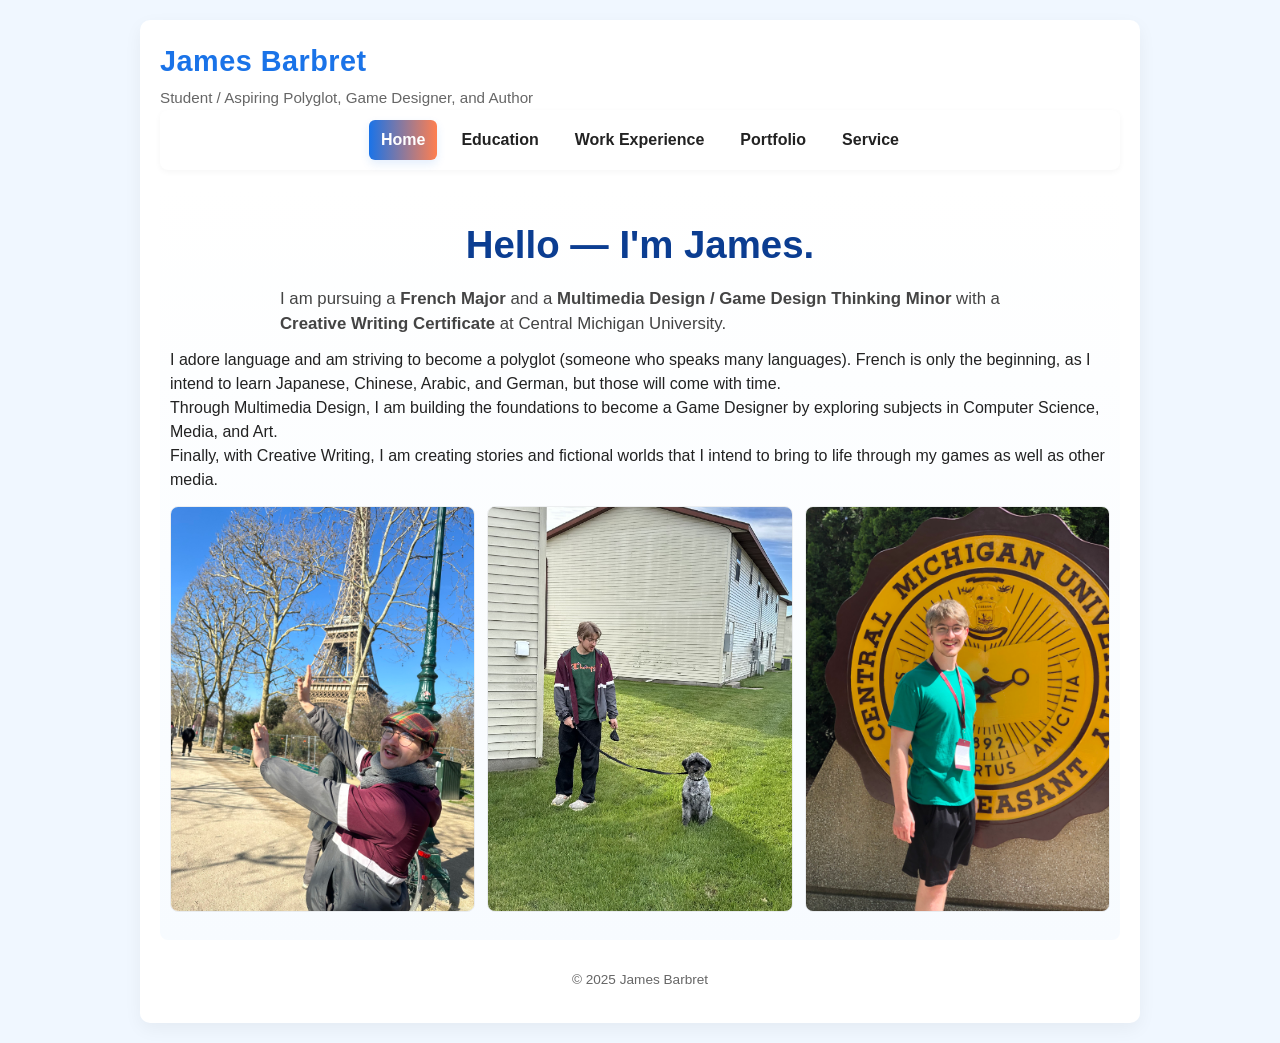
<file: index.html>
﻿<!DOCTYPE html>
<html lang="en">
<head>
  <meta charset="utf-8" />
  <title>James Barbret - Home</title>

  <!-- Link to external stylesheet (required on every page) -->
  <link rel="stylesheet" href="styles.css">

  <!-- Embedded CSS for this main page  -->
  <style>
    body { background-color: #f0f7ff; } /* slight color difference */
    .intro {
      text-align: left;
      padding: 28px 10px;
      border-radius: 8px;
      background: linear-gradient(180deg,#ffffff,#f7fbff);
    }
    .intro h1 { font-size: 2.4rem; color: #0b3d91; }
    .intro p.lead { max-width: 720px; margin: 12px auto; color: #444; }
  </style>
</head>
<body>
  <div class="container">
    <!-- Navigation (same on every page) -->
    <header>
      <div id="site-title">James Barbret</div>
      <div id="page-subtitle"> Student / Aspiring Polyglot, Game Designer, and Author</div>
      
        <nav class="navbar">
  <a href="index.html" class="active">Home</a>
  <a href="education.html">Education</a>
  <a href="work.html">Work Experience</a>
  <a href="portfolio.html">Portfolio</a>
  <a href="service.html">Service</a>
 <!-- <a href="hobbies.html">Hobbies</a> -->
</nav>
    </header>

    <section class="intro">
      <h1 style="text-align: center;">Hello — I'm James.</h1>
      <p class="lead">I am pursuing a <strong>French Major</strong> and a <strong>Multimedia Design / Game Design Thinking Minor</strong> with a <strong>Creative Writing Certificate</strong> at Central Michigan University.</p> 
      <p>I adore language and am striving to become a polyglot (someone who speaks many languages). French is only the beginning, as I intend to learn 
      Japanese, Chinese, Arabic, and German, but those will come with time.</p>
      <p>Through Multimedia Design, I am building the foundations to become a Game Designer by exploring subjects in Computer Science, Media, and Art.</p>
      <p>Finally, with Creative Writing, I am creating stories and fictional worlds that I intend to bring to life through my games as well as other media.</p>

      <!-- Image grid: 10-image requirement -->
      <div class="image-grid">
        <img src="images/FranceJames.jpg" alt="James posing in front of the Eiffel Tower in France">
        <img src="images/James&Athena.jpg" alt="James walking his (roommate's) dog">
        <img src="images/JamesSeal.jpg" alt="James standing in front of the CMU seal">
      </div>
    </section>

    <footer id="site-footer">© 2025 James Barbret</footer>
  </div>
</body>
</html>
</file>
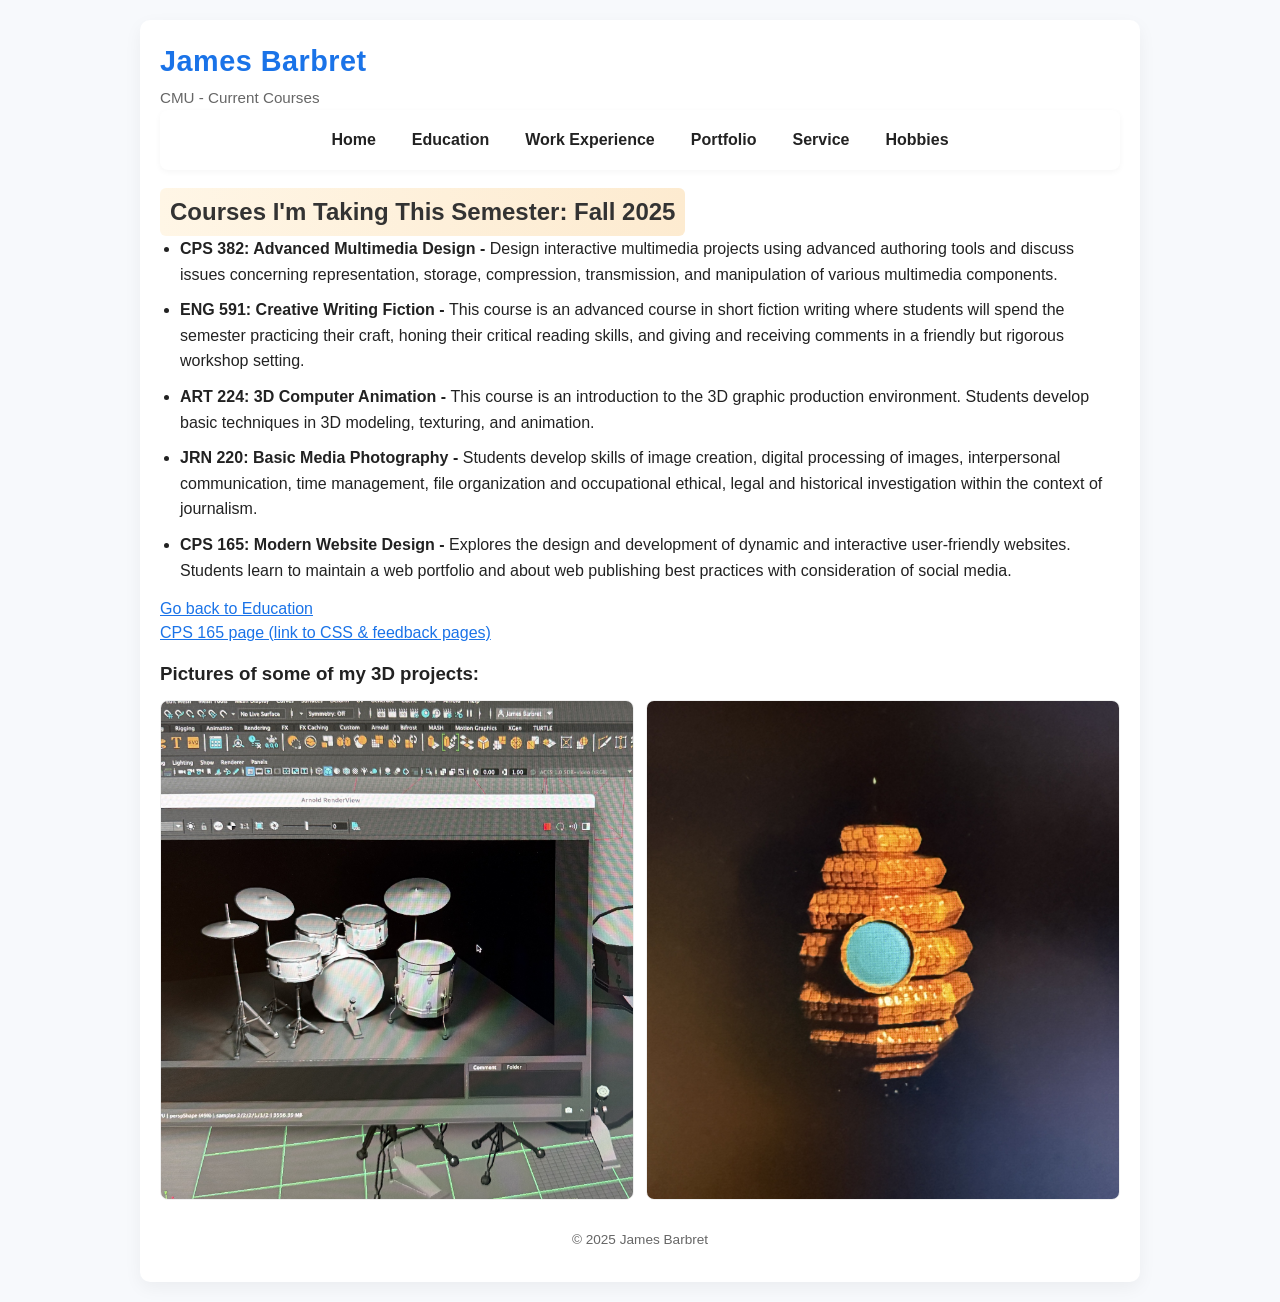
<file: edu_cmu.html>
<!DOCTYPE html>
<html lang="en">
<head>
  <meta charset="utf-8" />
  <title>CMU Courses - James Barbret</title>
  <link rel="stylesheet" href="styles.css">
</head>
<body>
  <div class="container">
    <div id="site-title">James Barbret</div>
    <div id="page-subtitle">CMU - Current Courses</div>

    <nav class="navbar">
  <a href="index.html">Home</a>
  <a href="education.html">Education</a>
  <a href="work.html">Work Experience</a>
  <a href="portfolio.html">Portfolio</a>
  <a href="service.html">Service</a>
  <a href="hobbies.html">Hobbies</a>
</nav>

    <section>
      <h2 class="highlight">Courses I'm Taking This Semester: Fall 2025</h2>

      <ul class="info-list">
          <li style="font-weight:600;">CPS 382: Advanced Multimedia Design - <span style="font-weight:400;">Design interactive multimedia projects using advanced authoring tools and discuss issues concerning representation, storage, compression, transmission, and manipulation of various multimedia components.</span></li>
          <li style="font-weight:600;">ENG 591: Creative Writing Fiction - <span style="font-weight:400;">This course is an advanced course in short fiction writing where students will spend the semester practicing their craft, honing their critical reading skills, and giving and receiving comments in a friendly but rigorous workshop setting.</span></li>
          <li style="font-weight:600;">ART 224: 3D Computer Animation - <span style="font-weight:400;">This course is an introduction to the 3D graphic production environment. Students develop basic techniques in 3D modeling, texturing, and animation.</span></li>
          <li style="font-weight:600;">JRN 220: Basic Media Photography - <span style="font-weight:400;">Students develop skills of image creation, digital processing of images, interpersonal communication, time management, file organization and occupational ethical, legal and historical investigation within the context of journalism.</span></li>
          <li style="font-weight:600;">CPS 165: Modern Website Design - <span style="font-weight:400;">Explores the design and development of dynamic and interactive user-friendly websites. Students learn to maintain a web portfolio and about web publishing best practices with consideration of social media.</span></li>
      </ul>

      <div class="sub-links">
          <a href="education.html">Go back to Education</a><br />
          <a style="margin-bottom: 15px;" href="cps165.html">CPS 165 page (link to CSS & feedback pages)</a>
      </div>

      <h3>Pictures of some of my 3D projects:</h3>

      <div class="image-grid" style="margin-top:12px;">
          <img src="images/ModeledDrums.jpg" alt="3D modeled drumset">
          <img src="images/RocketHive.jpg" alt="3D modeled and textured bee hive rocketship">
      </div>
    </section>

    <footer id="site-footer">© 2025 James Barbret</footer>
  </div>
</body>
</html>
</file>
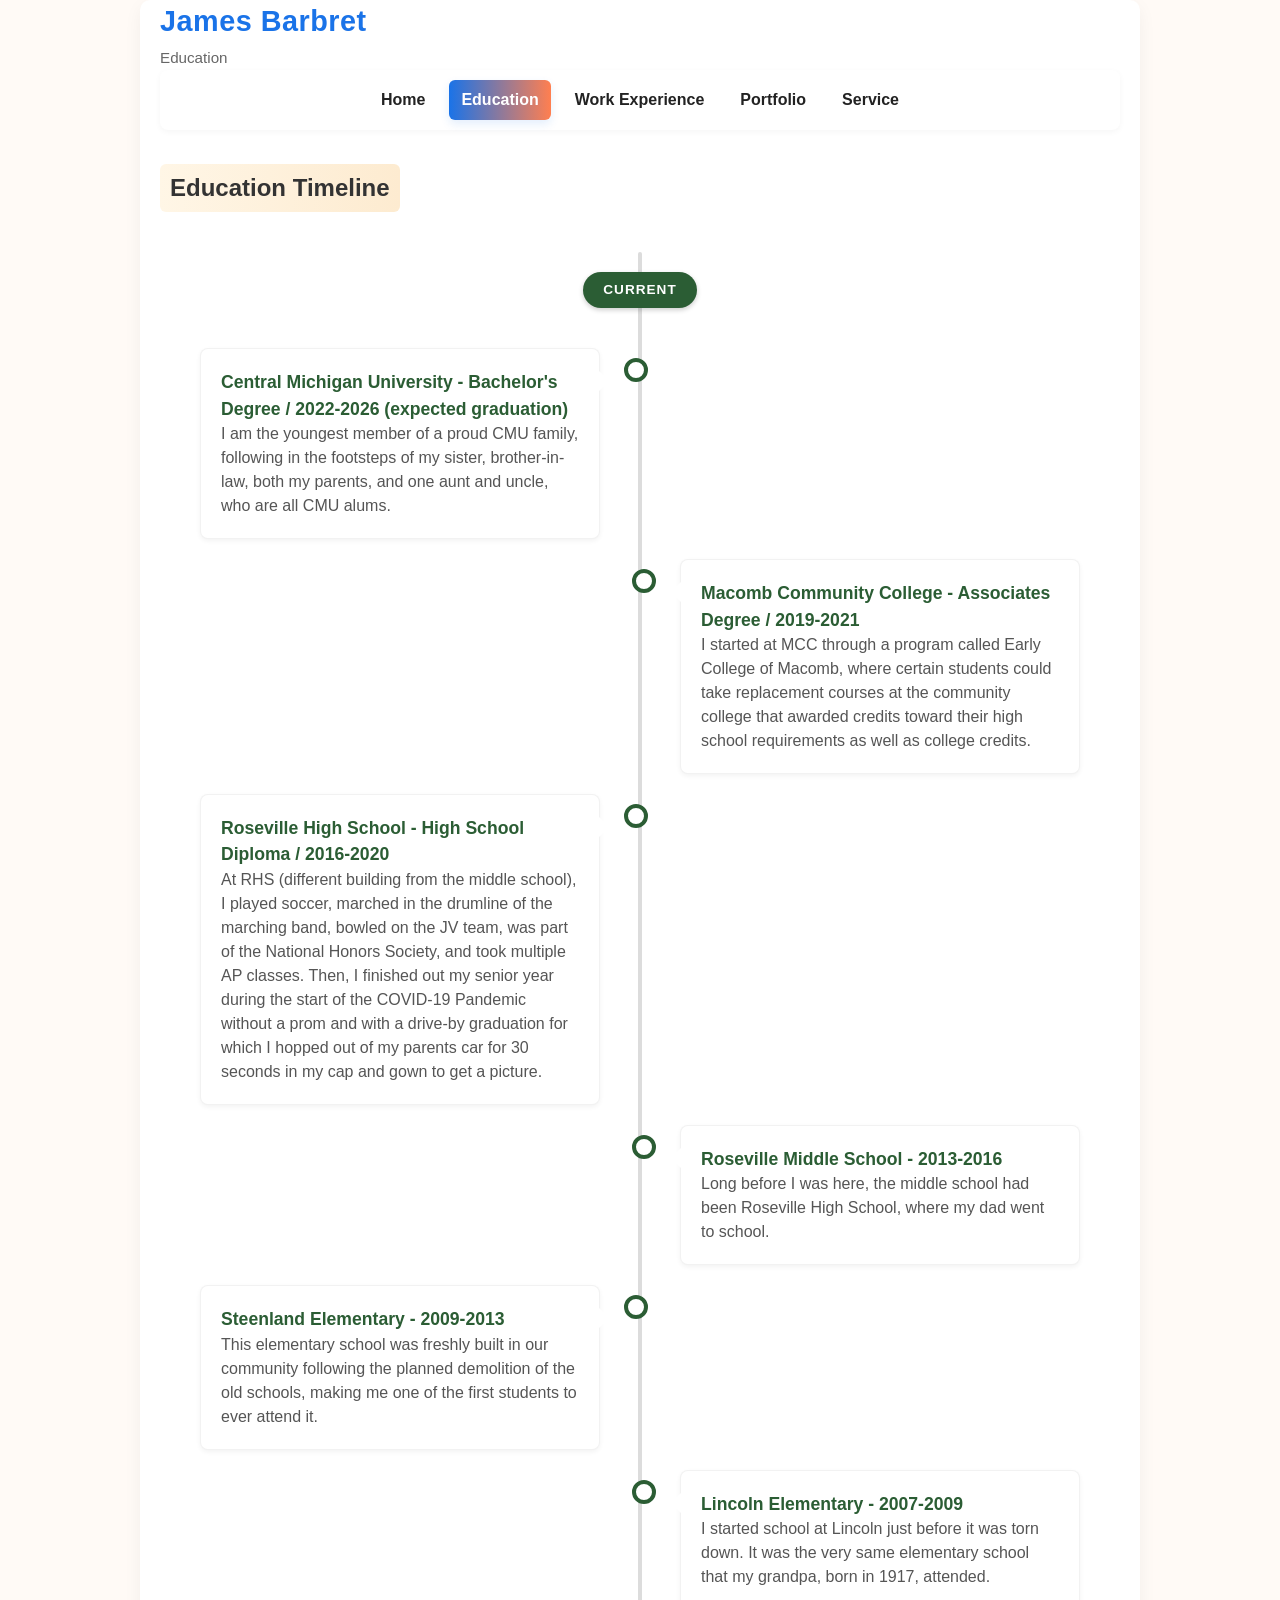
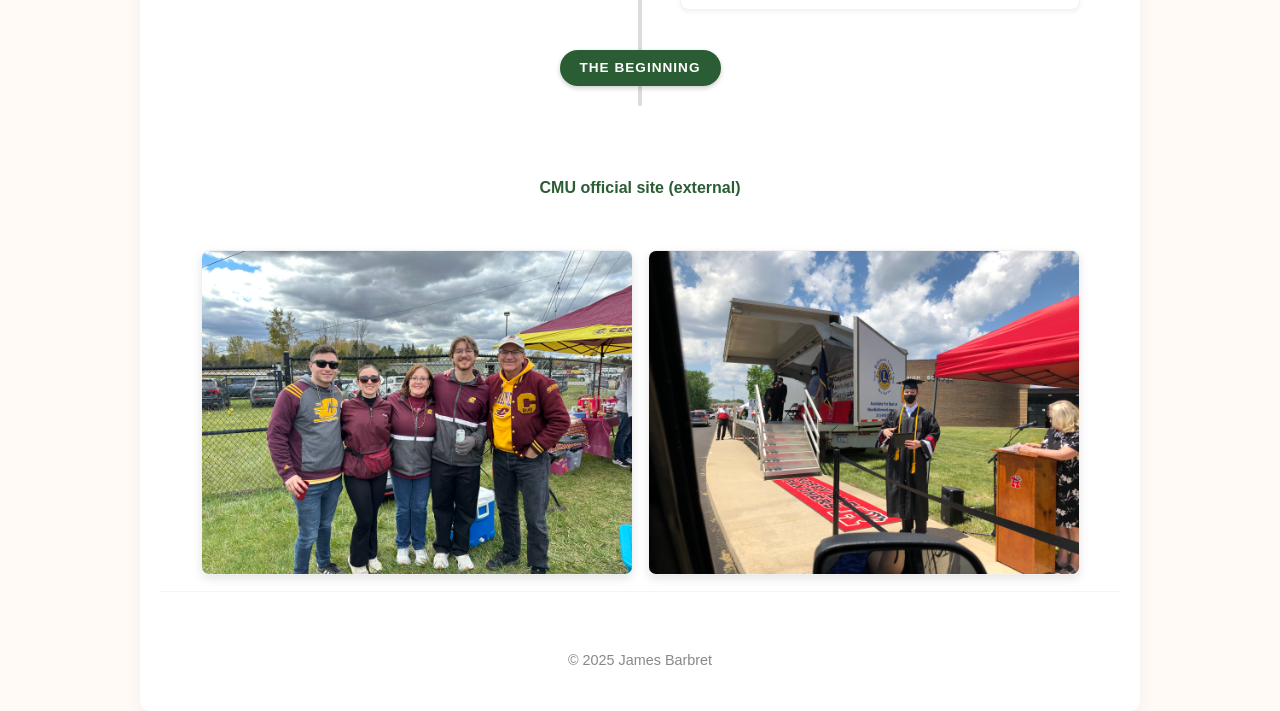
<file: education.html>
<!DOCTYPE html>
<html lang="en">
<head>
  <meta charset="utf-8" />
  <title>Education - James Barbret</title>
  <link rel="stylesheet" href="styles.css">

  <style>
    /* --- Your Original Base Styles --- */
    body { 
        background-color: #fffaf6; 
        font-family: 'Segoe UI', Tahoma, Geneva, Verdana, sans-serif;
    }
    
    .container {
        max-width: 1000px;
        margin: 0 auto;
        padding: 0 20px;
    }

    .edu-header { 
        padding: 16px 0; 
        border-bottom: 1px solid rgba(0,0,0,0.04); 
    }
    
    /* --- Timeline CSS --- */
    
    .timeline {
        position: relative;
        max-width: 1000px;
        margin: 40px auto;
        padding: 20px 0; /* Add space for labels */
    }

    /* The vertical line */
    .timeline::after {
        content: '';
        position: absolute;
        width: 4px;
        background-color: #dcdcdc;
        top: 0;
        bottom: 0;
        left: 50%;
        margin-left: -2px;
        border-radius: 2px;
        z-index: 0; /* Behind the labels */
    }

    /* --- Timeline Start/End Labels --- */
    .timeline-label {
        background: #2b5d34; /* Your Green */
        color: white;
        width: fit-content;
        padding: 8px 20px;
        border-radius: 50px;
        margin: 0 auto; /* Centers it */
        position: relative;
        z-index: 2; /* Sits on top of the line */
        font-weight: bold;
        text-transform: uppercase;
        letter-spacing: 1px;
        font-size: 0.85rem;
        box-shadow: 0 2px 5px rgba(0,0,0,0.2);
        text-align: center;
    }

    .timeline-label.top { margin-bottom: 30px; }
    .timeline-label.bottom { margin-top: 30px; }

    /* --- Timeline Items --- */
    .school {
        padding: 10px 40px;
        position: relative;
        width: 50%;
        box-sizing: border-box;
        background: transparent;
    }

    .school-content {
        padding: 20px;
        background: #fff;
        border-radius: 8px;
        position: relative;
        box-shadow: 0 2px 5px rgba(0,0,0,0.05);
        border: 1px solid rgba(0,0,0,0.05);
    }

    .school h3 {
        margin-top: 0;
        color: #2b5d34;
        font-size: 1.1rem;
    }

    .school p {
        margin-bottom: 0;
        color: #555;
        line-height: 1.5;
    }

    /* The Dot on the line */
    .school::after {
        content: '';
        position: absolute;
        width: 16px;
        height: 16px;
        right: -8px; 
        background-color: #fff;
        border: 4px solid #2b5d34;
        top: 20px;
        border-radius: 50%;
        z-index: 1;
    }

    /* Left and Right positioning */
    .school.left { left: 0; }
    .school.right { left: 50%; }

    .school.right::after { left: -8px; }

    /* Arrows */
    .school.left .school-content::before {
        content: " ";
        height: 0; position: absolute; top: 22px; width: 0; z-index: 1;
        right: -10px;
        border: medium solid white;
        border-width: 10px 0 10px 10px;
        border-color: transparent transparent transparent #fff;
    }
    .school.right .school-content::before {
        content: " ";
        height: 0; position: absolute; top: 22px; width: 0; z-index: 1;
        left: -10px;
        border: medium solid white;
        border-width: 10px 10px 10px 0;
        border-color: transparent #fff transparent transparent;
    }

    /* --- Footer Elements --- */
    .sub-links { text-align: center; padding: 30px 0; }
    .sub-links a { color: #2b5d34; text-decoration: none; font-weight: bold; margin: 0 10px; }
    .sub-links a:hover { text-decoration: underline; }

    .image-grid { display: flex; justify-content: center; gap: 15px; flex-wrap: wrap; margin-top: 20px; }
    .image-grid img { max-width: 45%; border-radius: 8px; box-shadow: 0 4px 10px rgba(0,0,0,0.1); }
    
    #site-footer { text-align: center; padding: 40px 0; color: #888; font-size: 0.9rem; }

    /* --- Mobile Responsive --- */
    @media screen and (max-width: 768px) {
        .timeline::after { left: 31px; }
        .timeline-label { margin-left: 0; } /* Align labels left to match line */
        
        .school { width: 100%; padding-left: 70px; padding-right: 25px; }
        .school.right { left: 0%; }

        .school::after { left: 21px; } 
        .school.right::after { left: 21px; }

        .school.right .school-content::before {
            left: auto; right: 100%; 
            border-width: 10px 10px 10px 0;
            border-color: transparent #fff transparent transparent; 
        }
    }
  </style>
</head>
<body>

  <div class="container">
    <div id="site-title">James Barbret</div>
    <div id="page-subtitle">Education</div>

    
      <nav class="navbar">
  <a href="index.html">Home</a>
  <a href="education.html" class="active">Education</a>
  <a href="work.html">Work Experience</a>
  <a href="portfolio.html">Portfolio</a>
  <a href="service.html">Service</a>
  <!-- <a href="hobbies.html">Hobbies</a> -->
</nav>

    <section class="edu-header">
      <h2 class="highlight" style="text-align:center;">Education Timeline</h2>
      
      <div class="timeline">
        
        <div class="timeline-label top">Current</div>

        <div class="school left">
            <div class="school-content">
                <h3>Central Michigan University - Bachelor's Degree / 2022-2026 (expected graduation)</h3>
            <p>I am the youngest member of a proud CMU family, following in the footsteps of my sister, brother-in-law, both my parents, and one aunt and uncle, who are all CMU alums.</p>
            </div>
        </div>

        <div class="school right">
            <div class="school-content">
                <h3>Macomb Community College - Associates Degree / 2019-2021</h3>
            <p>
                I started at MCC through a program called Early College of Macomb, where certain students could take replacement courses
                at the community college that awarded credits toward their high school requirements as well as college credits.
            </p>
            </div>
        </div>

        <div class="school left">
            <div class="school-content">
                <h3>Roseville High School - High School Diploma / 2016-2020</h3>
            <p>
                At RHS (different building from the middle school), I played soccer, marched in the drumline of the marching band, bowled on the JV team, was part of the National Honors Society,
                and took multiple AP classes. Then, I finished out my senior year during the start of the COVID-19 Pandemic without a prom and with a drive-by graduation
                for which I hopped out of my parents car for 30 seconds in my cap and gown to get a picture.
            </p>
            </div>
        </div>

        <div class="school right">
            <div class="school-content">
                <h3>Roseville Middle School - 2013-2016</h3>
            <p>Long before I was here, the middle school had been Roseville High School, where my dad went to school.</p>
            </div>
        </div>

        <div class="school left">
            <div class="school-content">
                <h3>Steenland Elementary - 2009-2013</h3>
            <p>This elementary school was freshly built in our community following the planned demolition of the old schools, making me one of the first students to ever attend it.</p>
            </div>
        </div>

        <div class="school right">
            <div class="school-content">
                <h3>Lincoln Elementary - 2007-2009</h3>
            <p>I started school at Lincoln just before it was torn down. It was the very same elementary school that my grandpa, born in 1917, attended.</p>
            </div>
        </div>

        <div class="timeline-label bottom">The Beginning</div>

      </div> <div class="sub-links">
        
        <a href="https://www.cmich.edu" target="_blank">CMU official site (external)</a>
      </div>

      <div class="image-grid">
        <img src="images/FireUpFamily.jpg" alt="James with, left to right, his brother-in-law, sister, mom, and dad">
        <img src="images/StageGrad.jpg" alt="James receives his diploma during lock down">
      </div>
    </section>

    <footer id="site-footer">© 2025 James Barbret</footer>
  </div>

</body>
</html>
</file>
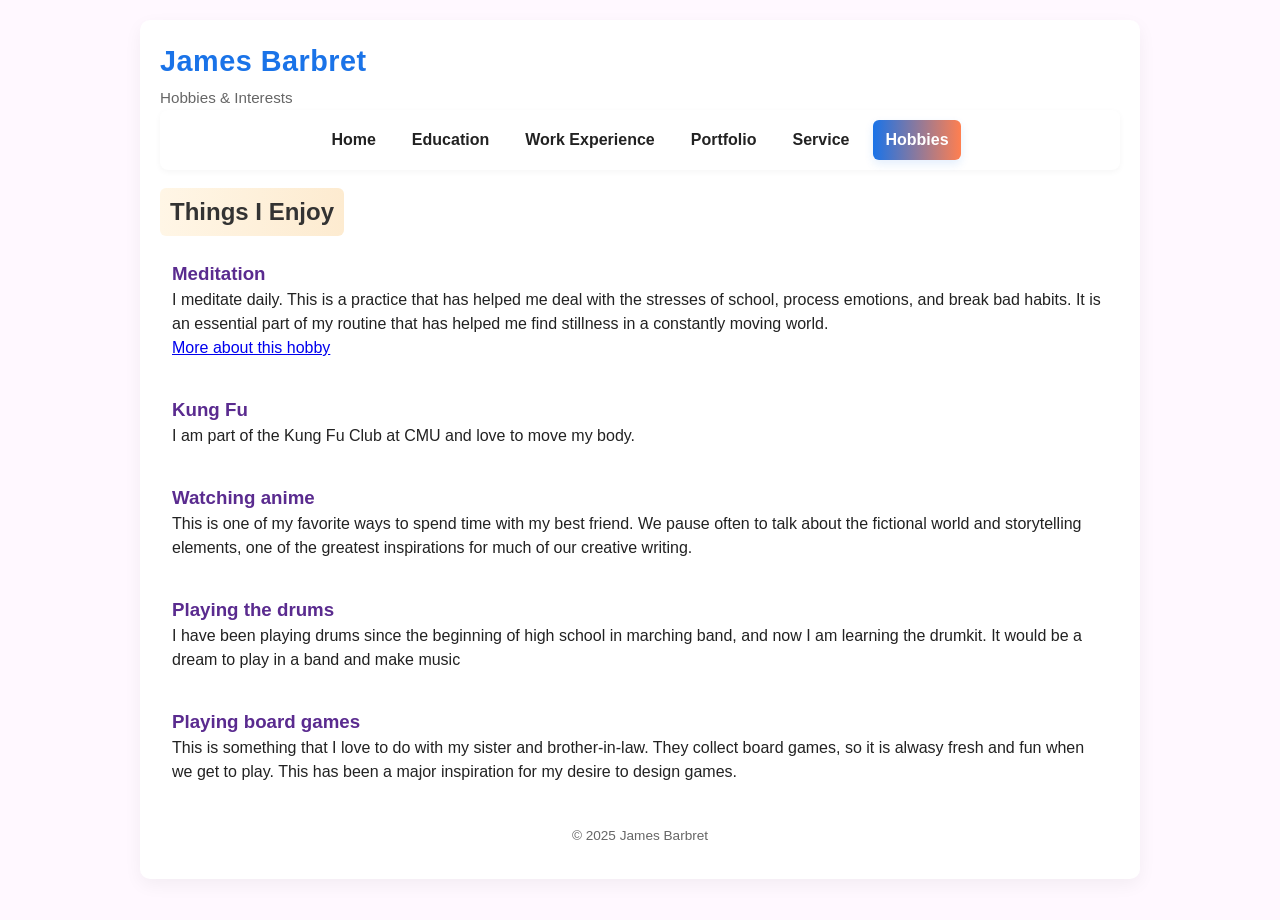
<file: hobbies.html>
﻿<!DOCTYPE html>
<html lang="en">
<head>
  <meta charset="utf-8" />
  <title>Hobbies - James Barbret</title>
  <link rel="stylesheet" href="styles.css">
  <style>
    body { background-color: #fff8ff; }
    .hobby { margin-top:12px; padding:12px; border-radius:8px; background:#fff; }
    .hobby h3 { color:#5a2b8f; }
  </style>
</head>
<body>
  <div class="container">
    <div id="site-title">James Barbret</div>
    <div id="page-subtitle">Hobbies & Interests</div>

    <nav class="navbar">
  <a href="index.html">Home</a>
  <a href="education.html">Education</a>
  <a href="work.html">Work Experience</a>
  <a href="portfolio.html">Portfolio</a>
  <a href="service.html">Service</a>
  <a href="hobbies.html" class="active">Hobbies</a>
    </nav>
      

    <section>
        <h2 class="highlight">Things I Enjoy</h2>

        <div class="hobby">
            <h3>Meditation</h3>
            <p>I meditate daily. This is a practice that has helped me deal with the stresses of school, process emotions, and break bad habits. 
            It is an essential part of my routine that has helped me find stillness in a constantly moving world.</p>
            <a href="hobby_detail.html">More about this hobby</a>
        </div>

        <div class="hobby">
            <h3>Kung Fu</h3>
            <p>I am part of the Kung Fu Club at CMU and love to move my body.</p>
        </div>

        <div class="hobby">
            <h3>Watching anime</h3>
            <p>This is one of my favorite ways to spend time with my best friend. We pause often to talk about the fictional 
            world and storytelling elements, one of the greatest inspirations for much of our creative writing.</p>
        </div>

        <div class="hobby">
            <h3>Playing the drums</h3>
            <p>I have been playing drums since the beginning of high school in marching band, and now I am learning the drumkit. 
            It would be a dream to play in a band and make music</p>
        </div>

        <div class="hobby">
            <h3>Playing board games</h3>
            <p>This is something that I love to do with my sister and brother-in-law. They collect board games, 
            so it is alwasy fresh and fun when we get to play. This has been a major inspiration for my desire to design games.</p>
        </div>
    </section>

    <footer id="site-footer">© 2025 James Barbret</footer>
  </div>
</body>
</html>
</file>
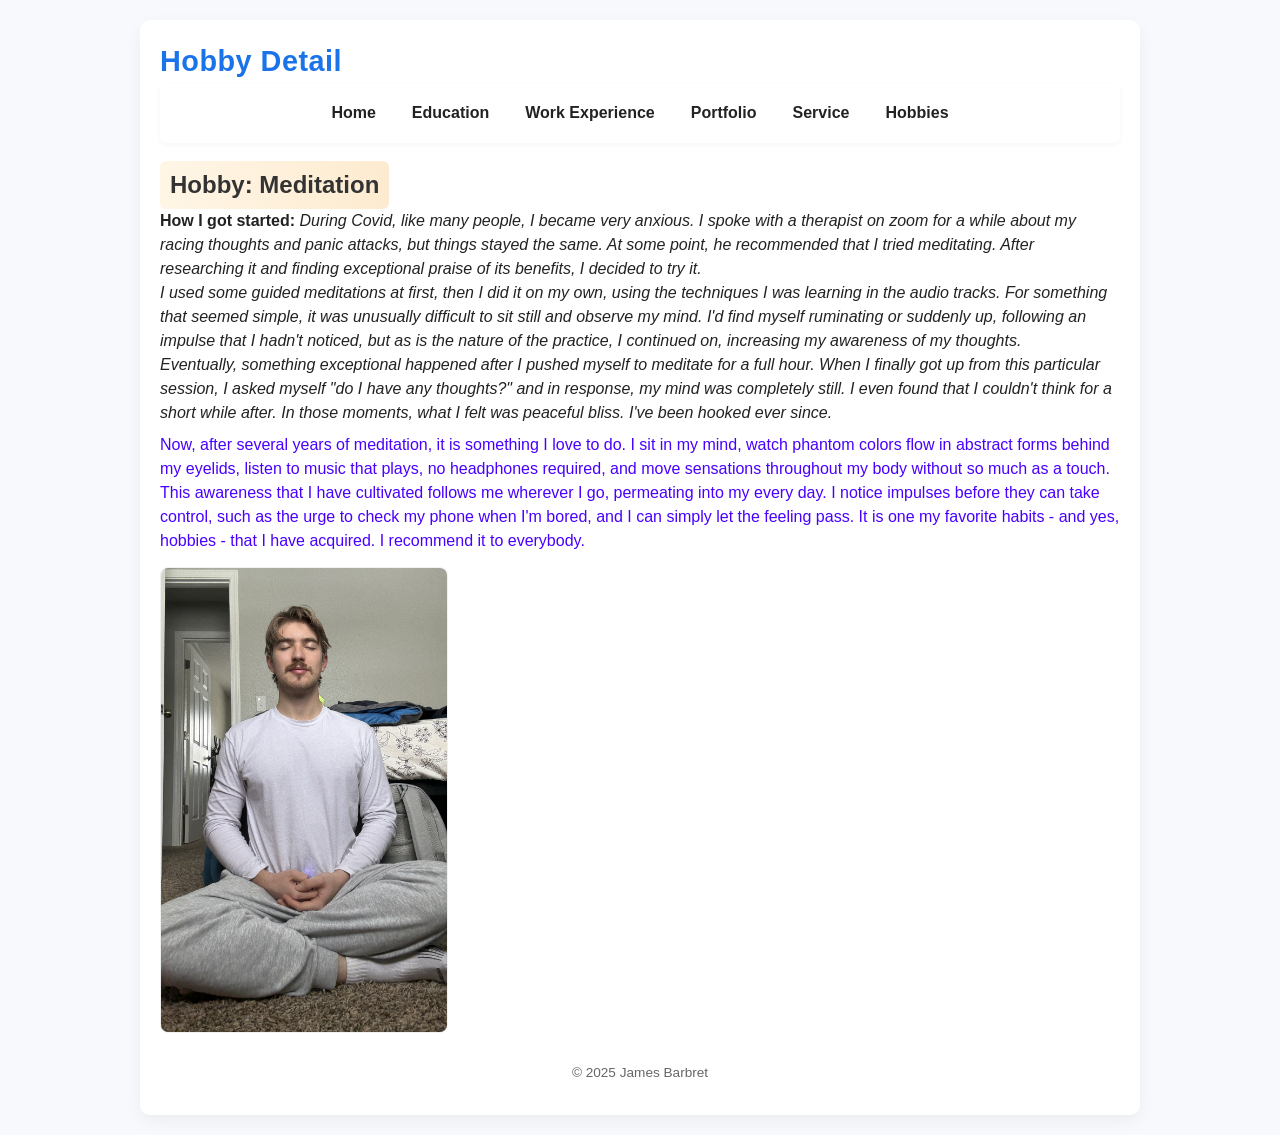
<file: hobby_detail.html>
﻿<!DOCTYPE html>
<html lang="en">
<head>
  <meta charset="utf-8" />
  <title>Hobby Detail</title>
  <link rel="stylesheet" href="styles.css">
</head>
<body>
  <div class="container">
    <div id="site-title">Hobby Detail</div>

    <nav class="navbar">
  <a href="index.html">Home</a>
  <a href="education.html">Education</a>
  <a href="work.html">Work Experience</a>
  <a href="portfolio.html">Portfolio</a>
  <a href="service.html">Service</a>
  <a href="hobbies.html">Hobbies</a>
</nav>

    <section>
      <h2 class="highlight">Hobby: Meditation</h2>
      <p style="margin-bottom:8px;"><strong>How I got started: </strong><span style="font-style:italic;">During Covid, like many people, I became very anxious. 
          I spoke with a therapist on zoom for a while about my racing thoughts and panic attacks, but things stayed the same. At some point, 
          he recommended that I tried meditating. After researching it and finding exceptional praise of its benefits, I decided to try it.
          <br />I used some guided meditations at first, then I did it on my own, using the techniques I was learning in the audio tracks. 
          For something that seemed simple, it was unusually difficult to sit still and observe my mind. I'd find myself ruminating or suddenly 
          up, following an impulse that I hadn't noticed, but as is the nature of the practice, I continued on, increasing my awareness of my thoughts. 
          <br />Eventually, something exceptional happened after I pushed myself to meditate for a full hour. When I finally got up from this 
          particular session, I asked myself "do I have any thoughts?" and in response, my mind was completely still. I even found that I couldn't 
          think for a short while after. In those moments, what I felt was peaceful bliss. I've been hooked ever since.</span>
      <p style="margin-bottom:8px; color:#4800ff;">Now, after several years of meditation, it is something I love to do. 
          I sit in my mind, watch phantom colors flow in abstract forms behind my eyelids, listen to music that plays, no headphones required, 
          and move sensations throughout my body without so much as a touch. This awareness that I have cultivated follows me wherever I go, permeating into 
          my every day. I notice impulses before they can take control, such as the urge to check my phone when I'm bored, and I can simply let the feeling pass. 
          It is one my favorite habits - and yes, hobbies - that I have acquired. I recommend it to everybody.</p>
   
      <div class="image-grid" style="margin-top: 14px; width: 30%;">
          <img src="images/meditation.jpg" alt="James meditating in his room">
      </div>
    </section>

    <footer id="site-footer">© 2025 James Barbret</footer>
  </div>
</body>
</html>
</file>
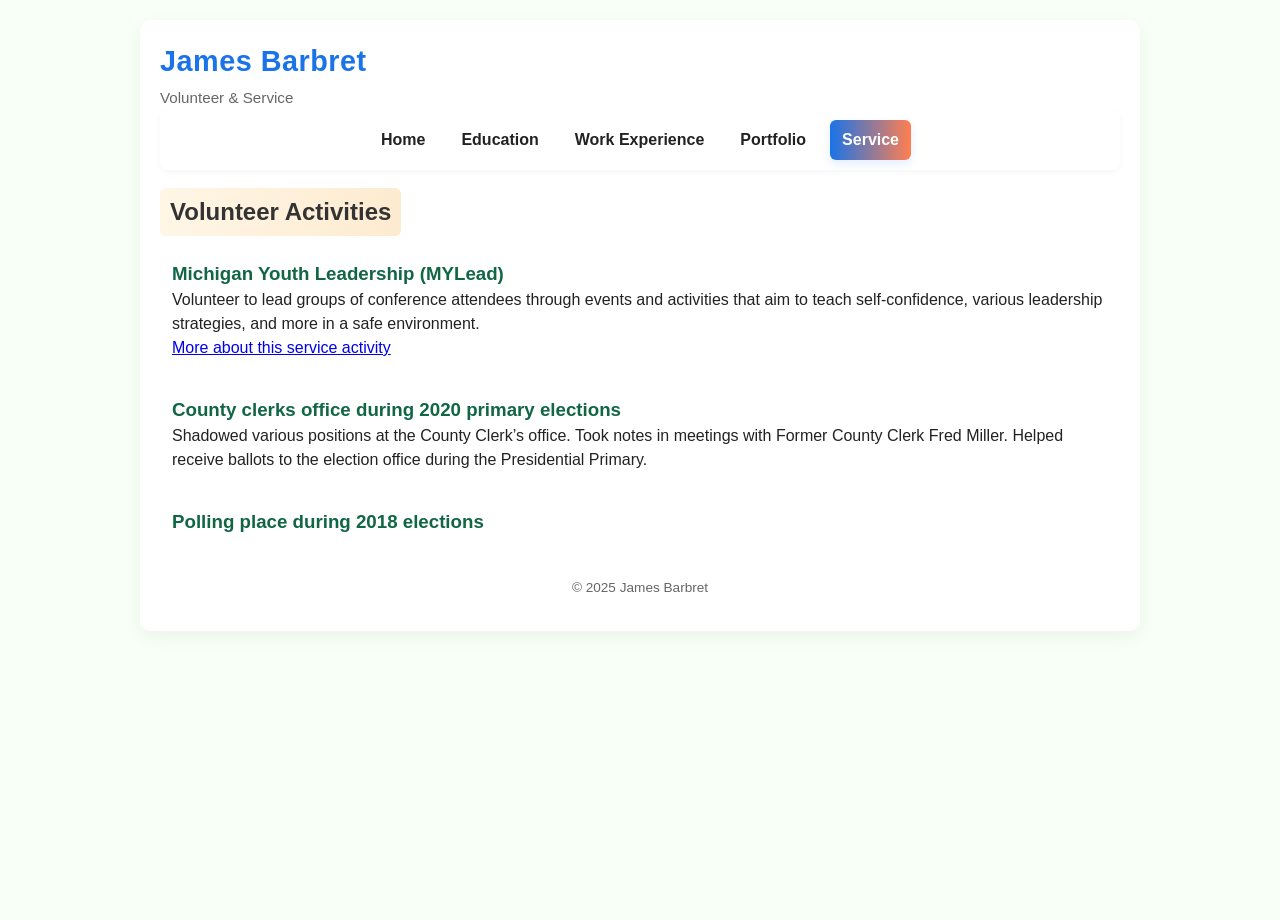
<file: service.html>
﻿<!DOCTYPE html>
<html lang="en">
<head>
  <meta charset="utf-8" />
  <title>Service - James Barbret</title>
  <link rel="stylesheet" href="styles.css">
  <style>
    body { background-color: #f7fff7; }
    .vol { margin-top:12px; padding:12px; border-radius:8px; background:#fff; }
    .vol h3 { color:#116644; }
  </style>
</head>
<body>
  <div class="container">
    <div id="site-title">James Barbret</div>
    <div id="page-subtitle">Volunteer & Service</div>

    <nav class="navbar">
  <a href="index.html">Home</a>
  <a href="education.html">Education</a>
  <a href="work.html">Work Experience</a>
  <a href="portfolio.html">Portfolio</a>
  <a href="service.html" class="active">Service</a>
  <!-- <a href="hobbies.html">Hobbies</a> -->
</nav>
     

    <section>
        <h2 class="highlight">Volunteer Activities</h2>

        <div class="vol">
            <h3>Michigan Youth Leadership (MYLead)</h3>
            <p>Volunteer to lead groups of conference attendees through events and activities that aim to teach self-confidence, various leadership strategies, and more in a safe environment.</p>
            <a href="service_detail.html">More about this service activity</a>
        </div>

        <div class="vol">
            <h3>County clerks office during 2020 primary elections</h3>
            <p>Shadowed various positions at the County Clerk’s office. Took notes in meetings with Former County Clerk Fred Miller. 
            Helped receive ballots to the election office during the Presidential Primary.</p>
        </div>

        <div class="vol">
            <h3>Polling place during 2018 elections</h3>
        </div>
    </section>

    <footer id="site-footer">© 2025 James Barbret</footer>
  </div>
</body>
</html>
</file>
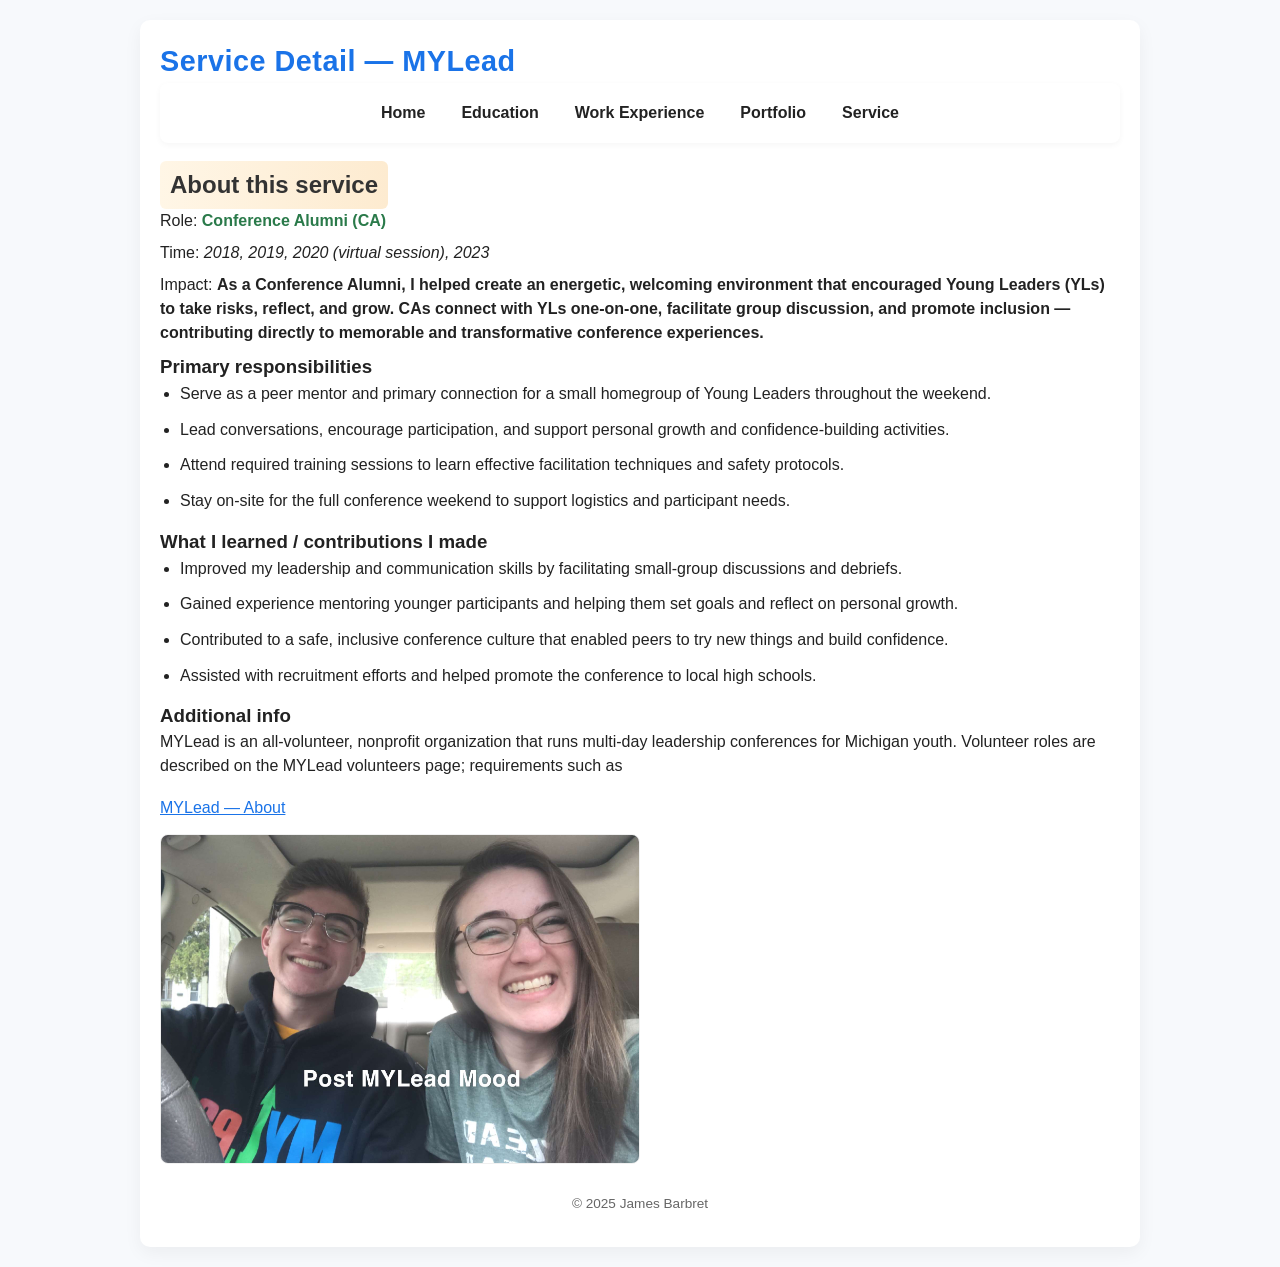
<file: service_detail.html>
﻿<!DOCTYPE html>
<html lang="en">
<head>
    <meta charset="utf-8" />
    <title>Service Detail — MYLead</title>
    <link rel="stylesheet" href="styles.css">
</head>
<body>
    <div class="container">
        <div id="site-title">Service Detail — MYLead</div>

        <nav class="navbar">
  <a href="index.html">Home</a>
  <a href="education.html">Education</a>
  <a href="work.html">Work Experience</a>
  <a href="portfolio.html">Portfolio</a>
  <a href="service.html">Service</a>
  <!-- <a href="hobbies.html">Hobbies</a> -->
</nav>

        <section>
            <h2 class="highlight">About this service</h2>
            <p style="margin-bottom:8px;">Role: <strong style="color:#2a7a4a;">Conference Alumni (CA)</strong></p>
            <p style="margin-bottom:8px;">
                Time: <span style="font-style:italic;">2018, 2019, 2020 (virtual session), 2023</span>
            </p>
            <p style="margin-bottom:8px;">
                Impact: <span style="font-weight:600;">
                    As a Conference Alumni, I helped create an energetic, welcoming environment that encouraged Young Leaders (YLs)
                    to take risks, reflect, and grow. CAs connect with YLs one-on-one, facilitate group discussion, and promote
                    inclusion — contributing directly to memorable and transformative conference experiences.
                </span>
            </p>

            <h3>Primary responsibilities</h3>
            <ul class="info-list">
                <li>Serve as a peer mentor and primary connection for a small homegroup of Young Leaders throughout the weekend.</li>
                <li>Lead conversations, encourage participation, and support personal growth and confidence-building activities.</li>
                <li>Attend required training sessions to learn effective facilitation techniques and safety protocols.</li>
                <li>Stay on-site for the full conference weekend to support logistics and participant needs.</li>
            </ul>

            <h3>What I learned / contributions I made</h3>
            <ul class="info-list">
                <li>Improved my leadership and communication skills by facilitating small-group discussions and debriefs.</li>
                <li>Gained experience mentoring younger participants and helping them set goals and reflect on personal growth.</li>
                <li>Contributed to a safe, inclusive conference culture that enabled peers to try new things and build confidence.</li>
                <li>Assisted with recruitment efforts and helped promote the conference to local high schools.</li>
            </ul>

            <h3>Additional info</h3>
            <p>
                MYLead is an all-volunteer, nonprofit organization that runs multi-day leadership conferences for Michigan youth.
                Volunteer roles are described on the MYLead volunteers page; requirements such as
            </p>

            <div class="sub-links" style="margin-top:18px;">
                <a href="https://mylead.org/about/" target="_blank" rel="noopener">MYLead — About</a>
            </div>

            <div class="image-grid" style="margin-top:14px; width:50%;">
                <img src="images/MYLead.jpg" alt="James with his sister smiling after the MYLead conference ended, wearing their merch">
            </div>
        </section>

        <footer id="site-footer">© 2025 James Barbret</footer>
    </div>
</body>
</html>
</file>
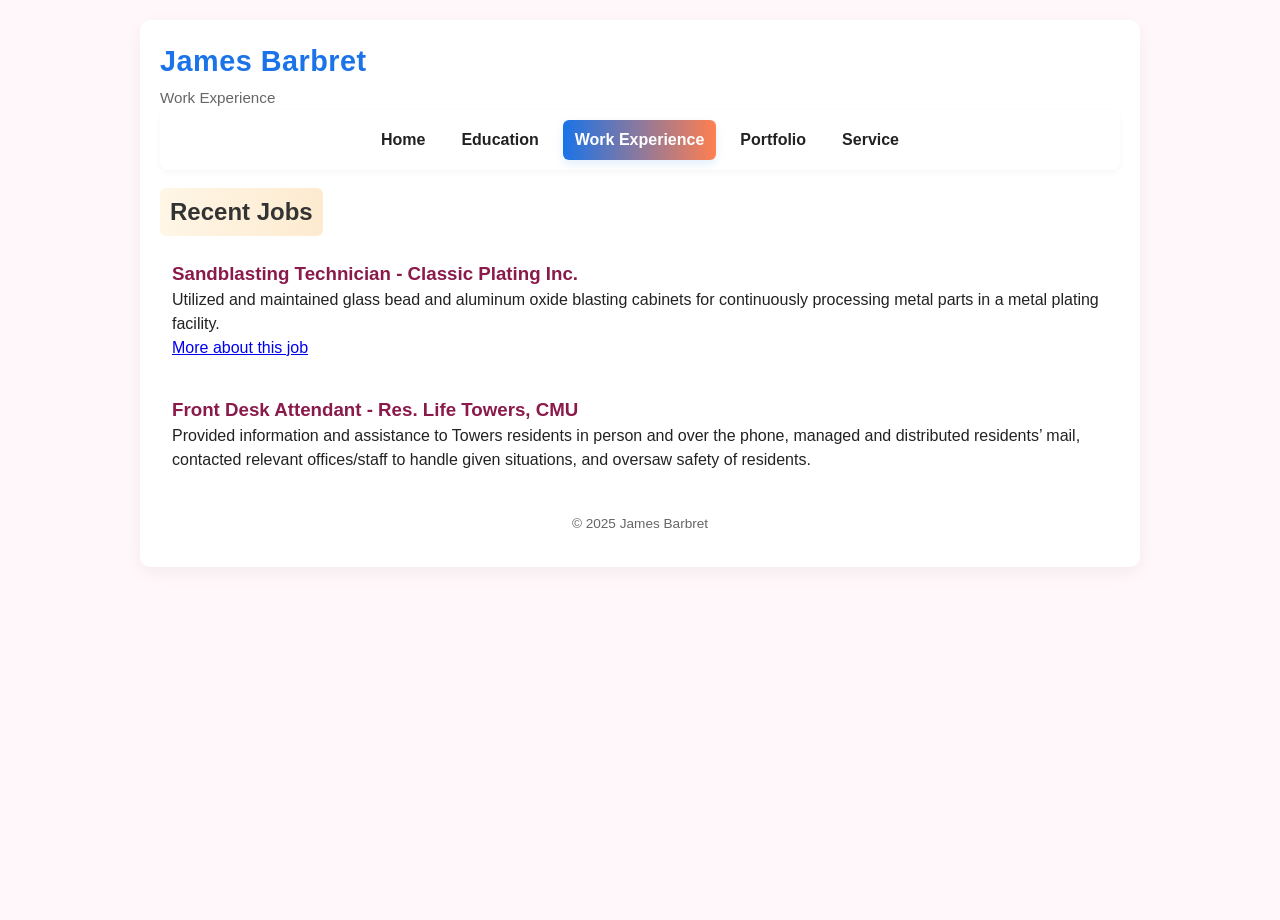
<file: work.html>
<!DOCTYPE html>
<html lang="en">
<head>
  <meta charset="utf-8" />
  <title>Work Experience - James Barbret</title>
  <link rel="stylesheet" href="styles.css">
  <style>
    body { background-color: #fff7f9; }
    .job { padding:12px; border-radius:8px; margin-top:12px; background:#fff; }
    .job h3 { color: #8a1a4a; }
  </style>
</head>
<body>
  <div class="container">
    <div id="site-title">James Barbret</div>
    <div id="page-subtitle">Work Experience</div>

    <nav class="navbar">
  <a href="index.html">Home</a>
  <a href="education.html">Education</a>
  <a href="work.html" class="active">Work Experience</a>
  <a href="portfolio.html">Portfolio</a>
  <a href="service.html">Service</a>
  <!-- <a href="hobbies.html">Hobbies</a> -->
</nav>
      

    <section>
      <h2 class="highlight">Recent Jobs</h2>

      <div class="job">
        <h3>Sandblasting Technician - Classic Plating Inc.</h3>
        <p>Utilized and maintained glass bead and aluminum oxide blasting cabinets for continuously processing metal parts in a metal plating facility.</p>
        <a href="work_detail.html">More about this job</a>
      </div>

      <div class="job">
        <h3>Front Desk Attendant - Res. Life Towers, CMU</h3>
        <p>Provided information and assistance to Towers residents in person and over the phone, managed and distributed residents’ mail, contacted relevant offices/staff to handle given situations, and oversaw safety of residents.</p>
      </div>

    </section>

    <footer id="site-footer">© 2025 James Barbret</footer>
  </div>
</body>
</html>
</file>
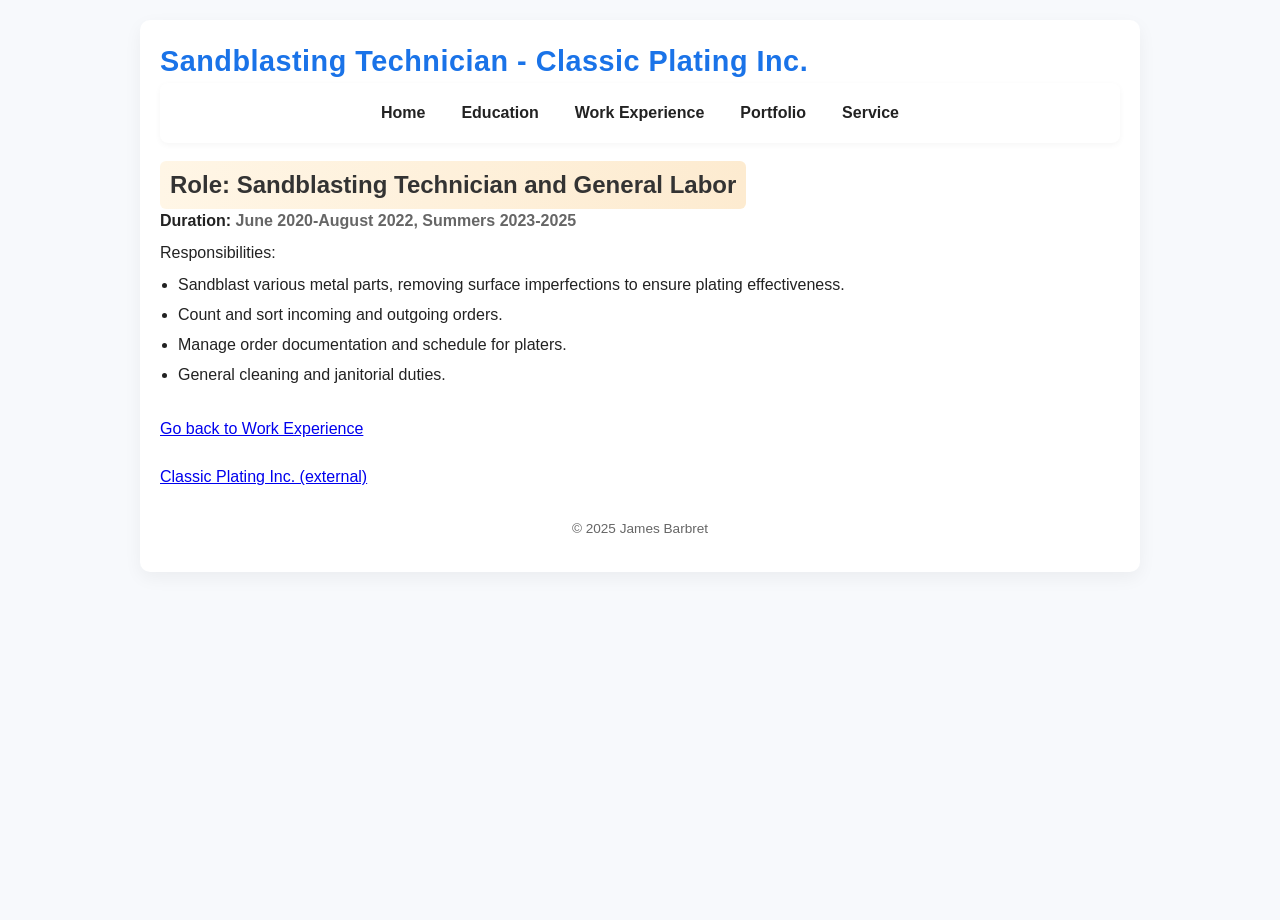
<file: work_detail.html>
<!DOCTYPE html>
<html lang="en">
<head>
  <meta charset="utf-8" />
  <title>Sandblasting Technician - Classic Plating Inc.</title>
  <link rel="stylesheet" href="styles.css">
</head>
<body>
  <div class="container">
      <div id="site-title">Sandblasting Technician - Classic Plating Inc.</div>

    <nav class="navbar">
  <a href="index.html">Home</a>
  <a href="education.html">Education</a>
  <a href="work.html">Work Experience</a>
  <a href="portfolio.html">Portfolio</a>
  <a href="service.html">Service</a>
  <!-- <a href="hobbies.html">Hobbies</a> -->
</nav>

    <section>
        <h2 class="highlight">Role: Sandblasting Technician and General Labor</h2>
        <p style="font-weight:600; margin-bottom:8px;">Duration: <span style="color:#666;">June 2020-August 2022, Summers 2023-2025</span></p>
        <p style="margin-bottom:8px;">Responsibilities:</p>
        <ul style="margin-left:18px;">
            <li style="margin-bottom:6px;">Sandblast various metal parts, removing surface imperfections to ensure plating effectiveness.</li>
            <li style="margin-bottom:6px;">Count and sort incoming and outgoing orders.</li>
            <li style="margin-bottom:6px;">Manage order documentation and schedule for platers.</li>
            <li style="margin-bottom:6px;">General cleaning and janitorial duties.</li>
        </ul>

        <br>
        <a href="work.html">Go back to Work Experience</a> <br> <br>
        <a href="https://classicplatinginc.com/" target="_blank">Classic Plating Inc. (external)</a>


        <!--<div class="image-grid" style="margin-top: 14px; width: 50%;">
            <img src="images/WorkXmasParty.jpg" alt="James at Classic Plating's Christmas party"> 
        </div> -->
    </section>

    <footer id="site-footer">© 2025 James Barbret</footer>
  </div>
</body>
</html>
</file>
<file: styles.css>
/* --- External stylesheet (styles.css) --- */

/* Basic reset */
* { box-sizing: border-box; margin: 0; padding: 0; }

/* Site-wide variables */
:root{
  --primary: #1a73e8;
  --accent: #ff7f50;
  --text: #222;
  --muted: #666;
  --bg: #f7f9fc;
  --nav-bg: #ffffff;
}

/* Page layout */
body {
  font-family: "Segoe UI", Roboto, Arial, sans-serif;
  color: var(--text);
  background-color: var(--bg);
  line-height: 1.5;
  min-height: 100vh;
}

/* Wrapper */
.container {
  width: 92%;
  max-width: 1000px;
  margin: 20px auto;
  padding: 20px;
  background: white;
  border-radius: 10px;
  box-shadow: 0 6px 18px rgba(0,0,0,0.05);
}

#site-title {
  font-size: 1.8rem;
  color: var(--primary);
  font-weight: 700;
  letter-spacing: 0.5px;
}
#page-subtitle {
  color: var(--muted);
  font-size: 0.95rem;
  margin-top: 4px;
}

.navbar {
  background: var(--nav-bg);
  border-radius: 8px;
  padding: 10px;
  display:flex;
  justify-content: center;
  gap: 12px;
  box-shadow: 0 2px 6px rgba(0,0,0,0.04);
  margin-bottom: 18px;
}
.navbar a {
  text-decoration: none;
  color: var(--text);
  padding: 8px 12px;
  border-radius: 6px;
  font-weight: 600;
}
.navbar a:hover, .navbar a.active {
  background: linear-gradient(90deg, var(--primary), var(--accent));
  color: white;
  box-shadow: 0 4px 10px rgba(26,115,232,0.12);
}

.highlight {
  display:inline-block;
  padding:6px 10px;
  border-radius:6px;
  background: linear-gradient(90deg,#fff6e6,#fdebd0);
  color: #333;
  font-weight:600;
}

.image-grid {
  display: grid;
  grid-template-columns: repeat(auto-fit,minmax(140px,1fr));
  gap: 12px;
  margin-top: 14px;
}
.image-grid img {
  width: 100%;
  height: 100%;
  object-fit: cover;
  border-radius: 8px;
  border: 1px solid rgba(0,0,0,0.06);
}

.info-list {
    margin-left: 1.25rem; /* indent main list once */
    margin-bottom: 14px;
    line-height: 1.6;
}

    .info-list li {
        margin-bottom: 10px;
    }
    /* Sub-lists inside ordered list: indent further */
    .info-list ul {
        margin-left: 1.1rem; /* additional indent for nested lists */
        margin-top: 6px;
    }

    .info-list ol {
        margin-left: 0.6rem;
    }

#site-footer {
  margin-top: 18px;
  font-size: 0.85rem;
  color: var(--muted);
  text-align: center;
  padding: 12px;
}

.sub-links { margin-top: 12px; }
.sub-links a { display:inline-block; margin-right:10px; color:var(--primary); }

/* Utility */
.lead { font-size:1.05rem; color:var(--muted); margin-top:10px; }
</file>
